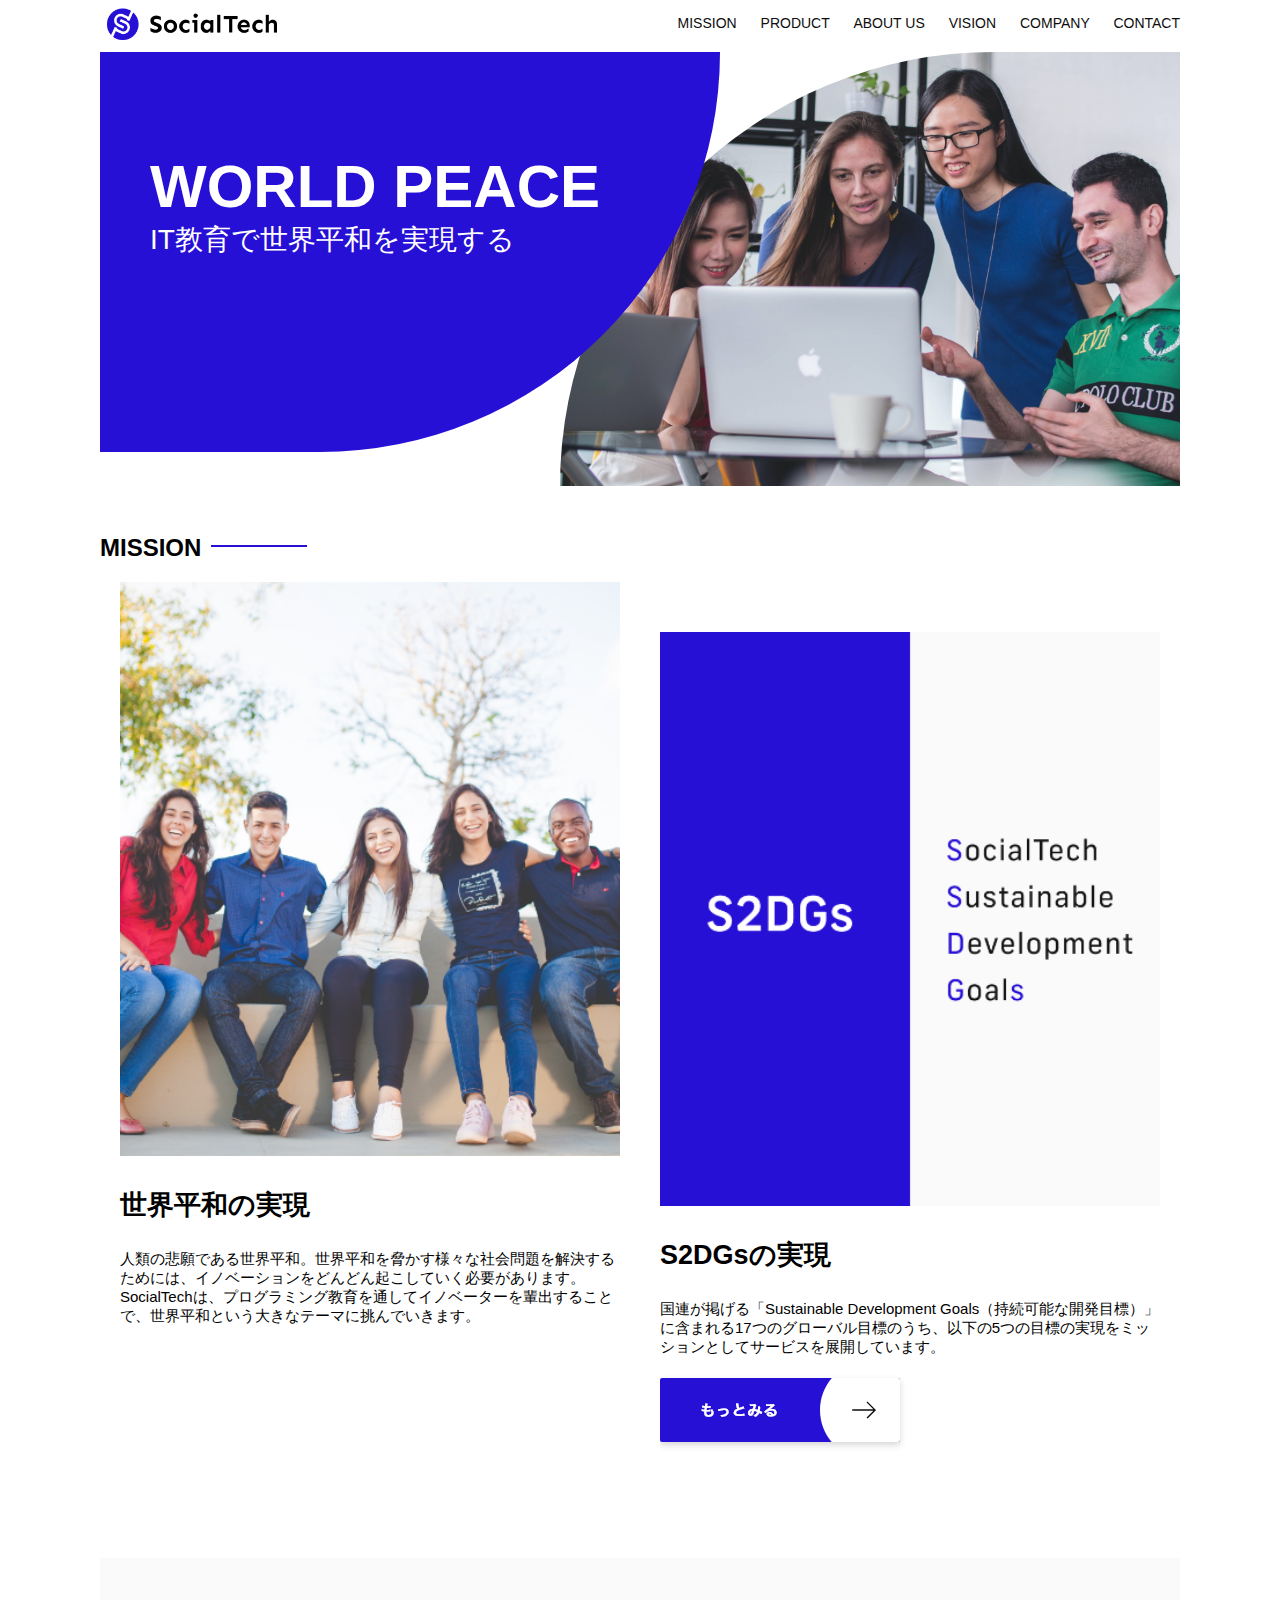
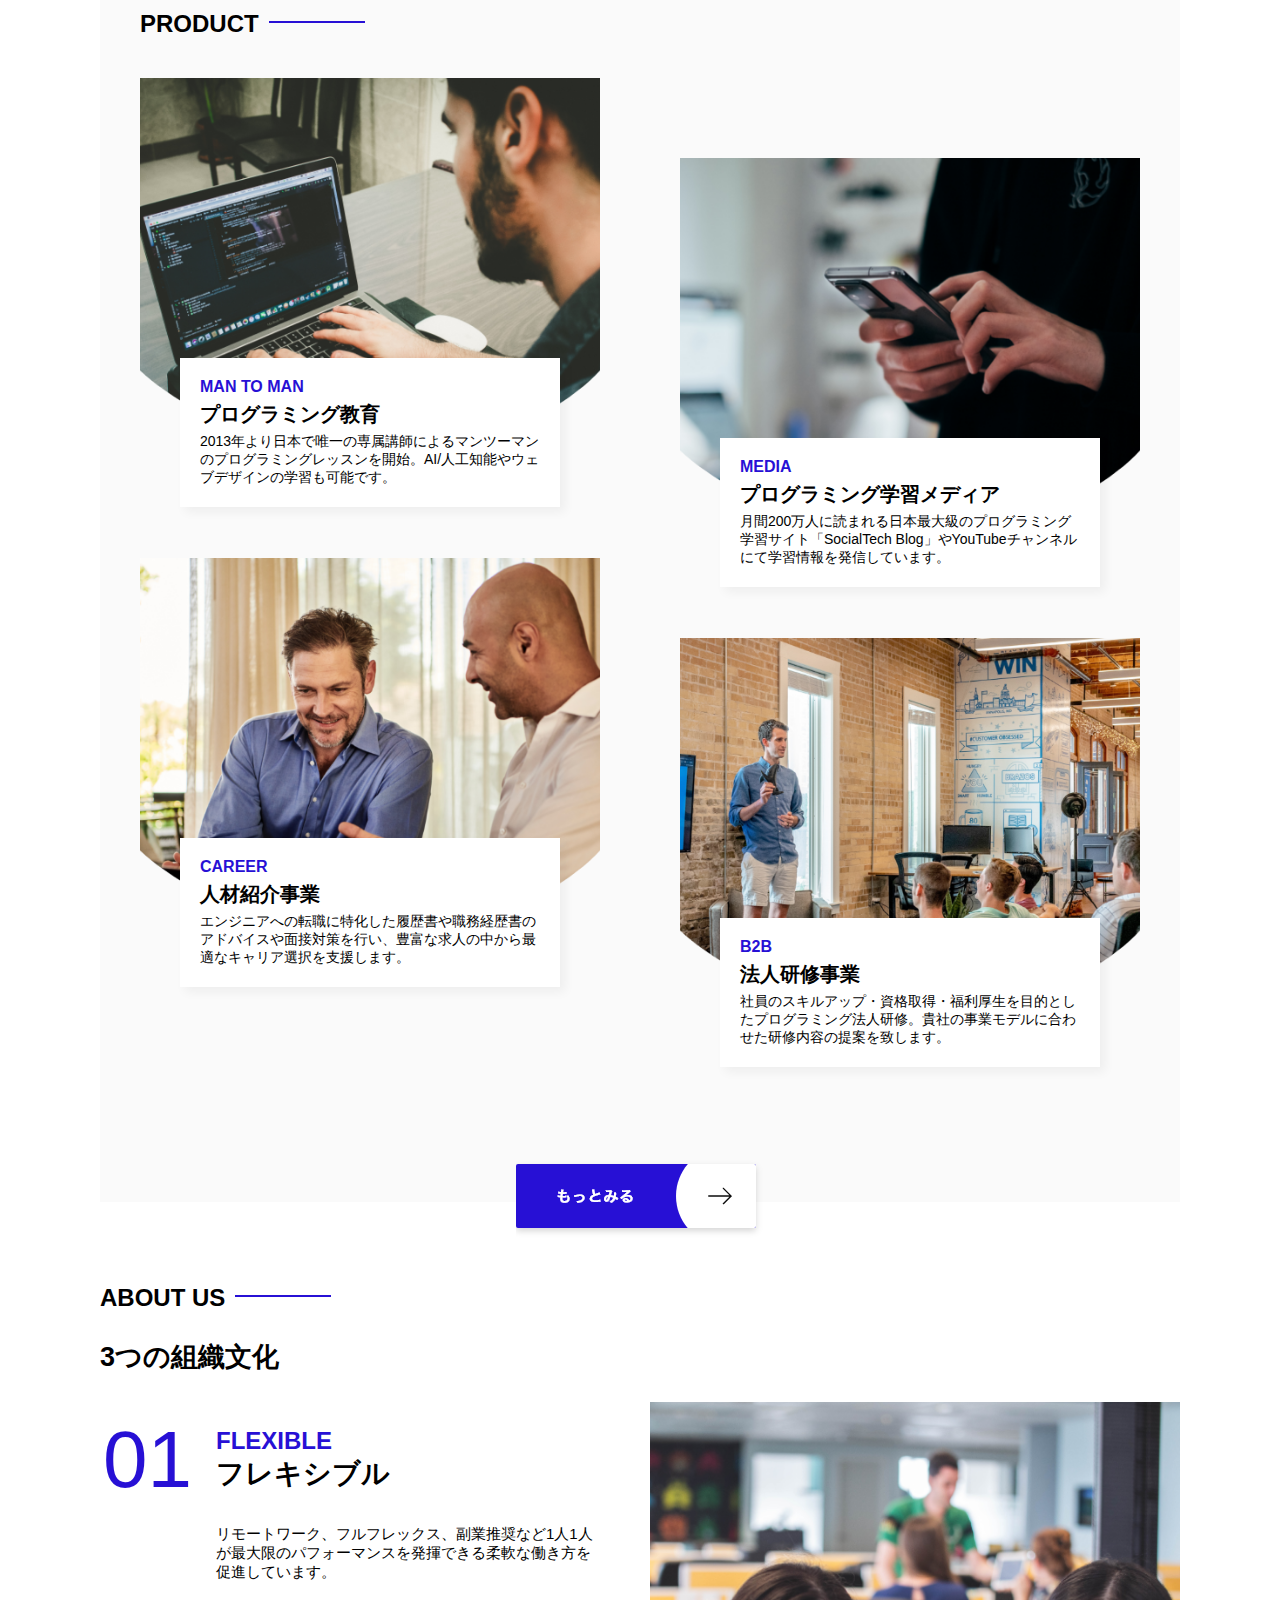
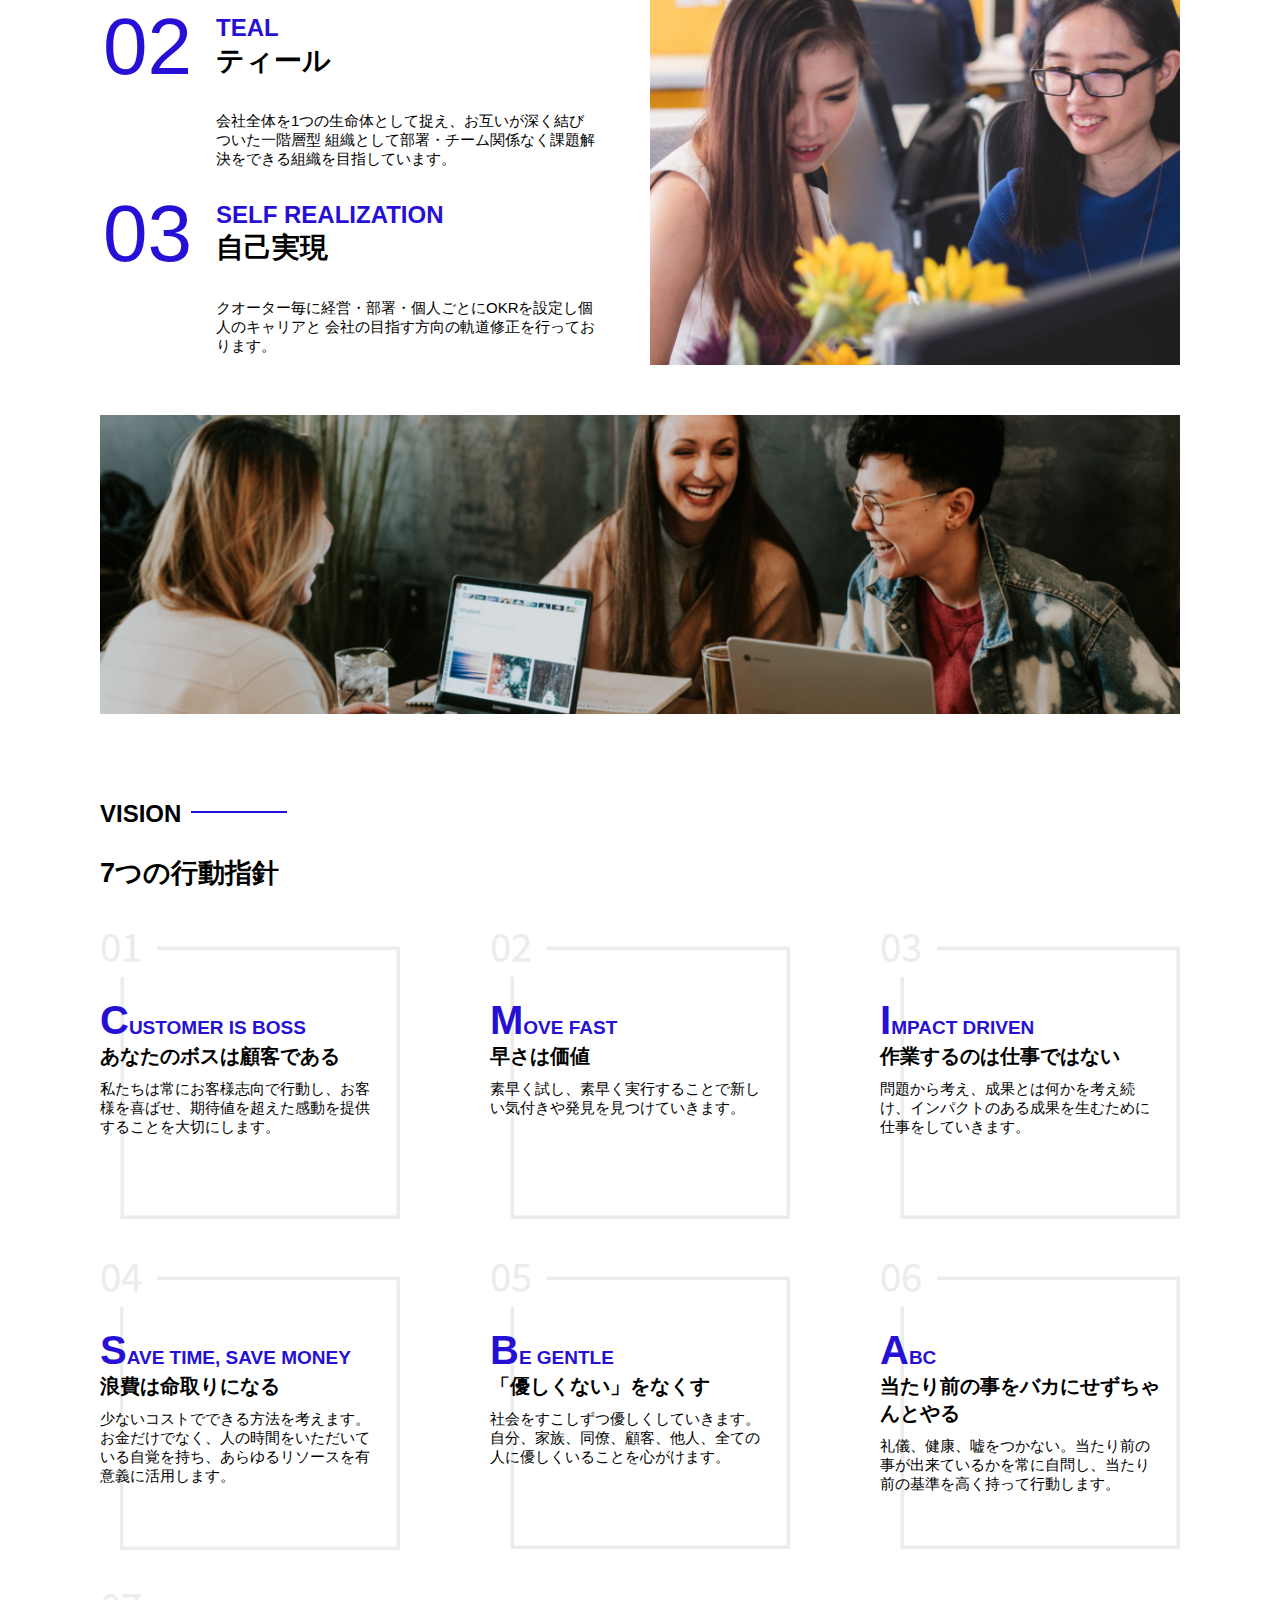
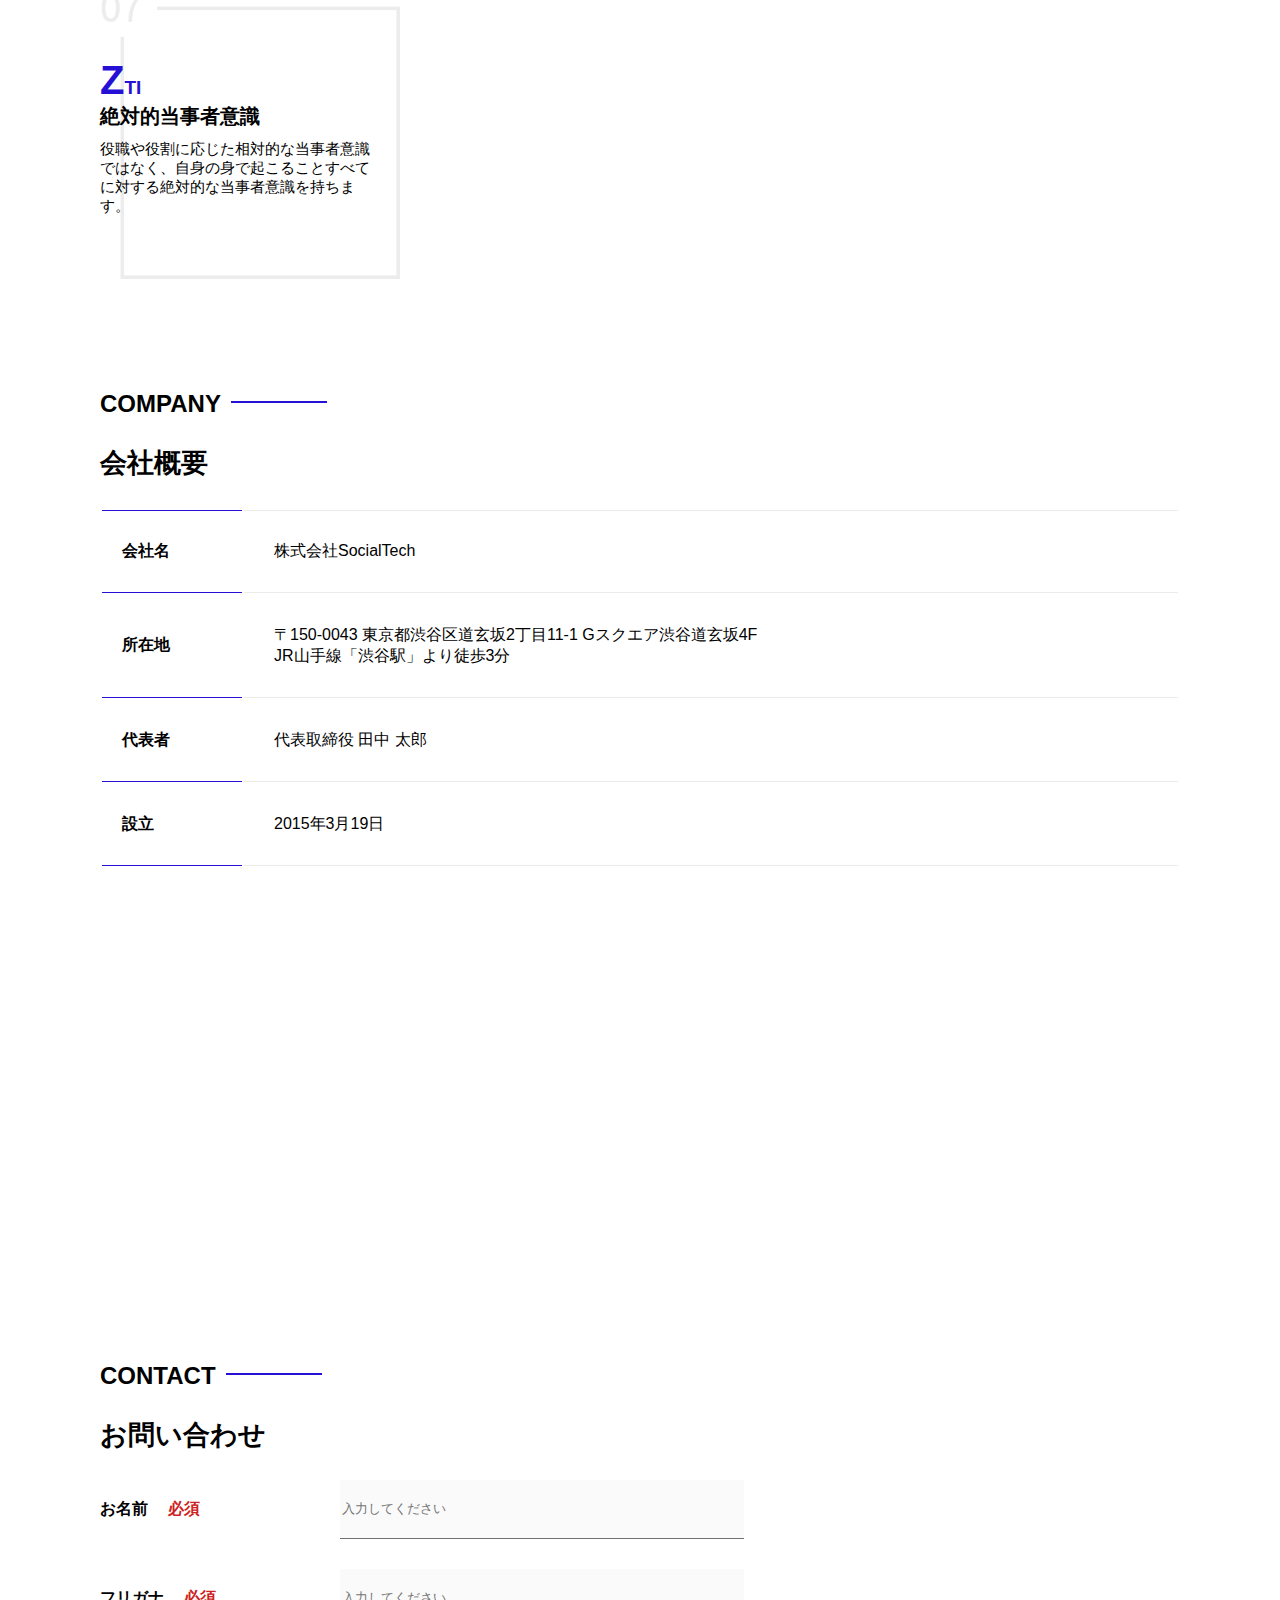
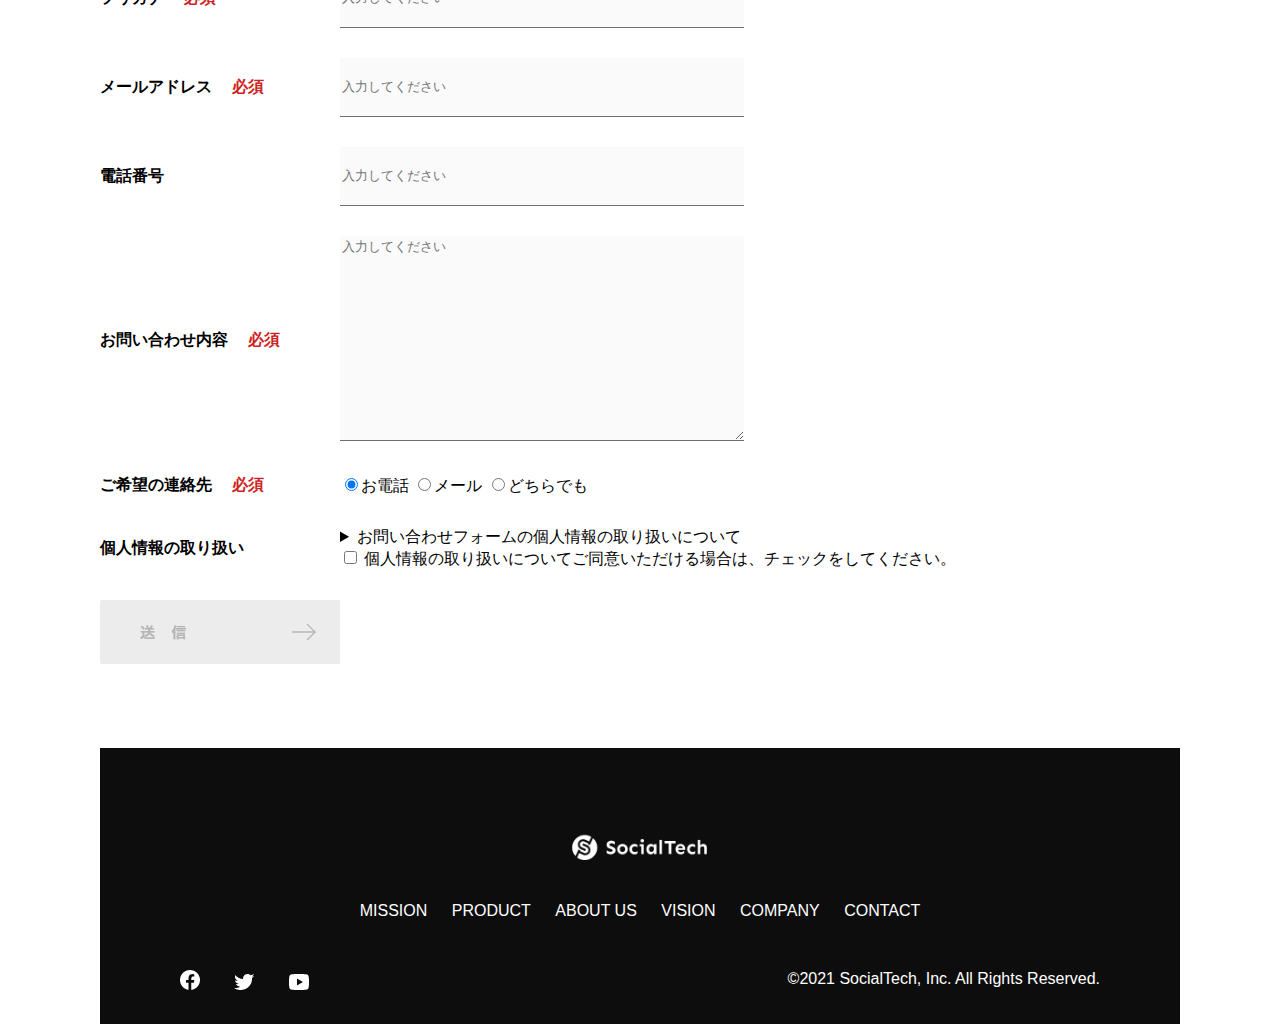
<file: index.html>
<!DOCTYPE html>
<html>
  <head>
    <title>SocialTech</title>
    <meta charset="utf-8">
    <meta name="description" content="SocialTechはEdTech業界のリーディングカンパニーを目指します。">
    <meta name="viewport" content="width=device-width,initial-scale=1.0">
    <link rel="stylesheet" href="style.css">
  </head>
  <body>
    <!-- ヘッダー -->
    <header>
      <!-- ロゴ -->
      <a href="index.html" id="logo"><img src="images/logo.png" alt="トップページに戻る"></a>
    
    <!-- PC用ナビゲーション -->
    <nav id="nav-pc">
      <a href="mission.html">MISSION</a>
      <a href="product.html">PRODUCT</a>
      <a href="index.html#aboutus">ABOUT US</a>
      <a href="index.html#vision">VISION</a>
      <a href="index.html#company">COMPANY</a>
      <a href="index.html#contact">CONTACT</a>

    </nav>
      <!-- スマホ用メニューボタン -->
      <img id="menu-sp" src="images/button-menu.png" alt="ナビゲーションを開く" onclick="document.getElementById('nav-sp').style.display = 'block'">
      
      <!-- スマホ用ナビゲーション -->
      <nav id="nav-sp">
        <img id="close" src="images/button-close.png" alt="ナビゲーションを閉じる" onclick="document.getElementById('nav-sp').style.display = 'none'">
        <a id="logo-sp" href="index.html" onclick="document.getElementById('nav-sp').style.display = 'none'">
          <img src="images/logo-sp.png" alt="トップページへ戻る"></a>
        <a class="menu" href="mission.html" onclick="document.getElementById('nav-sp').style.display = 'none'">MISSION</a>
        <a class="menu" href="product.html" onclick="document.getElementById('nav-sp').style.display = 'none'">PRODUCT</a>
        <a class="menu" href="index.html#aboutus" onclick="document.getElementById('nav-sp').style.display = 'none'">ABOUT US</a>
        <a class="menu" href="index.html#vision" onclick="document.getElementById('nav-sp').style.display = 'none'">VISION</a>
        <a class="menu" href="index.html#company" onclick="document.getElementById('nav-sp').style.display = 'none'">COMPANY</a>
        <a class="menu" href="index.html#contact" onclick="document.getElementById('nav-sp').style.display = 'none'">CONTACT</a>
        <div id="sns">
          <a href="https://www.facebook.com/sejuku2013"><img src="images/button-facebook.png" alt="Facebookのリンク"></a>
          <a href="https://twitter.com/samuraijuku"><img src="images/button-twitter.png" alt="Twitterのリンク"></a>
          <a href="https://www.youtube.com/channel/UCCFOQO5aDK0xXam4cUQXT8g"><img src="images/button-youtube.png" alt="YouTubeのリンク"></a>
        </div>
      </nav>
    </header>
    <main>
      <article>
        <!-- メインビジュアル -->
        <section id="main-visual">
          <div id="main-message">
            <h1>WORLD PEACE</h1>
            <p>IT教育で世界平和を実現する</p>
          </div>
          <img src="images/index/index-main.png" alt="PCの周りに集まる多国籍の仲間たち">
        </section>
        <!-- ミッション -->
        <section id="mission">
          <h2 class="index-h2">MISSION</h2>
          <div id="mission-flex">
            <div>
              <img id="mission-photo" src="images/index/index-mission.png" alt="屋外のベンチで写真を撮影する多国籍の仲間たち">
              <h3>世界平和の実現</h3>
              <p>
                人類の悲願である世界平和。世界平和を脅かす様々な社会問題を解決するためには、イノベーションをどんどん起こしていく必要があります。SocialTechは、プログラミング教育を通してイノベーターを輩出することで、世界平和という大きなテーマに挑んでいきます。
              </p>
            </div>
            <div>
              <img id="s2dgs" src="images/index/s2dgs.png" alt="S2DGs">
              <h3>S2DGsの実現</h3>
              <p>国連が掲げる「Sustainable Development Goals（持続可能な開発目標）」に含まれる17つのグローバル目標のうち、以下の5つの目標の実現をミッションとしてサービスを展開しています。</p>
              <a href="mission.html">
                <img src="images/button-more.png" alt="もっとみる">
              </a>
            </div>
          </div>
        </section>
        <!-- プロダクト -->
          <section id="product">
            <h2 class="index-h2">PRODUCT</h2>
            <div>
              <div id="product-left">
                <div>
                  <img class="product-photo" src="images/index/index-mantoman.png" alt="PCでコードを書く男性">
                  <div class="product-explain">
                    <span>MAN TO MAN</span>
                    <h3>プログラミング教育</h3>
                    <p>2013年より日本で唯一の専属講師によるマンツーマンのプログラミングレッスンを開始。AI/人工知能やウェブデザインの学習も可能です。</p>
                  </div>
                </div>
                <div>
                  <img class="product-photo" src="images/index/index-career.png" alt="笑顔で話し合う2人の男性">
                  <div class="product-explain">
                    <span>CAREER</span>
                    <h3>人材紹介事業</h3>
                    <p>エンジニアへの転職に特化した履歴書や職務経歴書のアドバイスや面接対策を行い、豊富な求人の中から最適なキャリア選択を支援します。</p>
                  </div>
                </div>
              </div>
              <div id="product-right">
                <div>
                  <img class="product-photo" src="images/index/index-media.png" alt="スマートフォンを操作する人">
                  <div class="product-explain">
                    <span>MEDIA</span>
                    <h3>プログラミング学習メディア</h3>
                    <p>月間200万人に読まれる日本最大級のプログラミング学習サイト「SocialTech Blog」やYouTubeチャンネルにて学習情報を発信しています。</p>
                  </div>
                </div>
              <div>
                <img class="product-photo" src="images/index/index-b2b.png" alt="講演中の男性とそれを聴く人々">
                <div class="product-explain">
                  <span>B2B</span>
                  <h3>法人研修事業</h3>
                  <p>社員のスキルアップ・資格取得・福利厚生を目的としたプログラミング法人研修。貴社の事業モデルに合わせた研修内容の提案を致します。</p>
                </div>
              </div>
              </div>
            </div>
            <div>
              <a id="product-more" href="product.html">
                <img src="images/button-more.png" alt="もっとみる">
              </a>
            </div>
          </section>
          <!-- ABOUT US -->
          <section id="aboutus">
            <h2 class="index-h2">ABOUT US</h2>
            <h3>3つの組織文化</h3>
            <div>
              <table class="culture-table">
                <tr>
                  <td>
                    <span class="culture-num">01</span>
                  </td>
                  <td>
                    <span class="culture-en">FLEXIBLE</span>
                    <span class="culture-jp">フレキシブル</span>
                  </td>
                </tr>
                <tr>
                  <td>
                    <!-- 空のセル -->
                  </td>
                  <td>
                    <p class="culture-description">
                      リモートワーク、フルフレックス、副業推奨など1人1人が最大限のパフォーマンスを発揮できる柔軟な働き方を促進しています。
                    </p>
                  </td>
                </tr>
                <tr>
                  <td>
                    <span class="culture-num">02</span>
                  </td>
                  <td>
                    <span class="culture-en">TEAL</span>
                    <span class="culture-jp">ティール</span>
                  </td>
                </tr>
                <tr>
                  <td>
                    <!-- 空のセル -->
                  </td>
                  <td>
                    <p class="culture-description">
                      会社全体を1つの生命体として捉え、お互いが深く結びついた一階層型
                      組織として部署・チーム関係なく課題解決をできる組織を目指しています。
                    </p>
                  </td>
                </tr>
                <tr>
                  <td>
                    <span class="culture-num">03</span>
                  </td>
                  <td>
                    <span class="culture-en">SELF REALIZATION</span>
                    <span class="culture-jp">自己実現</span>
                  </td>
                </tr>
                <tr>
                  <td>
                    <!-- 空のセル -->
                  </td>
                  <td>
                    <p class="culture-description">
                      クオーター毎に経営・部署・個人ごとにOKRを設定し個人のキャリアと
                      会社の目指す方向の軌道修正を行っております。
                    </p>
                  </td>
                </tr>
              </table>
                <img class="culture-img" src="images/index/index-aboutus1.png" alt="笑顔で話し合う2人の女性">
            </div>
              <img class="culture-img2" src="images/index/index-aboutus2.png" alt="笑顔で話し合う3人の男女">
          </section>
          <!-- VISION -->
          <section id="vision">
            <h2 class="index-h2">VISION</h2>
            <h3>7つの行動指針</h3>
            <div>
              <div class="vision-box">
                <img src="images/index/vision-01.png" alt="01">
                <span>
                  <h4>CUSTOMER IS BOSS</h4>
                  <h5>あなたのボスは顧客である</h5>
                  <p>私たちは常にお客様志向で行動し、お客様を喜ばせ、期待値を超えた感動を提供することを大切にします。</p>
                </span>
              </div>
              <div class="vision-box">
                <img src="images/index/vision-02.png" alt="02">
                <span>
                  <h4>MOVE FAST</h4>
                  <h5>早さは価値</h5>
                  <p>素早く試し、素早く実行することで新しい気付きや発見を見つけていきます。</p>
                </span>
              </div>
              <div class="vision-box">
                <img src="images/index/vision-03.png" alt="03">
                <span>
                  <h4>IMPACT DRIVEN</h4>
                  <h5>作業するのは仕事ではない</h5>
                  <p>問題から考え、成果とは何かを考え続け、インパクトのある成果を生むために仕事をしていきます。</p>
                </span>
              </div>
              <div class="vision-box">
                <img src="images/index/vision-04.png" alt="04">
                <span>
                  <h4>SAVE TIME, SAVE MONEY</h4>
                  <h5>浪費は命取りになる</h5>
                  <p>少ないコストでできる方法を考えます。お金だけでなく、人の時間をいただいている自覚を持ち、あらゆるリソースを有意義に活用します。</p>
                </span>
              </div>
              <div class="vision-box">
                <img src="images/index/vision-05.png" alt="05">
                <span>
                  <h4>BE GENTLE</h4>
                  <h5>「優しくない」をなくす</h5>
                  <p>社会をすこしずつ優しくしていきます。自分、家族、同僚、顧客、他人、全ての人に優しくいることを心がけます。</p>
                </span>
              </div>
              <div class="vision-box">
                <img src="images/index/vision-06.png" alt="06">
                <span>
                  <h4>ABC</h4>
                  <h5>当たり前の事をバカにせずちゃんとやる</h5>
                  <p>礼儀、健康、嘘をつかない。当たり前の事が出来ているかを常に自問し、当たり前の基準を高く持って行動します。</p>
                </span>
              </div>
              <div class="vision-box">
              <img src="images/index/vision-07.png" alt="07">
              <span>
                <h4>ZTI</h4>
                <h5>絶対的当事者意識</h5>
                <p>役職や役割に応じた相対的な当事者意識ではなく、自身の身で起こることすべてに対する絶対的な当事者意識を持ちます。</p>
              </span>
              </div>
            </div>
          </section>
          <!-- COMPANY -->
          <section id="company">
            <h2 class="index-h2">COMPANY</h2>
            <h3>会社概要</h3>
              <table id="company-table">
                <tr>
                  <th class="tableheader-first">会社名</th>
                  <td class="cell-first">株式会社SocialTech</td>
                </tr>
                <tr>
                  <th class="tableheader">所在地</th>
                  <td class="cell">〒150-0043 東京都渋谷区道玄坂2丁目11-1 Gスクエア渋谷道玄坂4F<br>JR山手線「渋谷駅」より徒歩3分</td>
                </tr>
                <tr>
                  <th class="tableheader">代表者</th>
                  <td class="cell">代表取締役 田中 太郎</td>
                </tr>
                <tr>
                  <th class="tableheader">設立</th>
                  <td class="cell">2015年3月19日</td>
                </tr>
              </table>
              <iframe 
                src="https://www.google.com/maps/embed?pb=!1m18!1m12!1m3!1d3241.7759544892483!2d139.69399665123464!3d35.65789123876098!2m3!1f0!2f0!3f0!3m2!1i1024!2i768!4f13.1!3m3!1m2!1s0x60188caa0042e8d1%3A0xba130bea826a7aa2!2z44CSMTUwLTAwNDMg5p2x5Lqs6YO95riL6LC35Yy66YGT546E5Z2C77yS5LiB55uu77yR77yR4oiS77yR!5e0!3m2!1sja!2sjp!4v1636872991912!5m2!1sja!2sjp"
                style="border:0;" allowfullscreen="" loading="lazy">
              </iframe>
          </section>
          <!-- お問い合わせフォーム -->
          <section id="contact">
            <h2 class="index-h2">CONTACT</h2>
            <h3>お問い合わせ</h3>
            <!-- STATIC FORMSのフォームタグ -->
            <form action="https://api.staticforms.xyz/submit" method="post">
              <input type="text" name="honeypot" style="display:none">
              <!-- STATIC FORMSのアクセスキー -->
              <input type="hidden" name="accessKey" value="329e2434-c3a7-435b-9e65-2c054479322c">
              <!--メールのタイトル-->
              <input type="hidden" name="subject" value="お問い合わせフォーム">
              <!--送信先のメールアドレスをvalueに設定する-->
              <input type="hidden" name="replyTo" value="satomitsu0711@gmail.com">
              <!--redirectToのURLは公開後のURLへリンクする-->
              <input type="hidden" name="redirectTo" value="">
              <div>
                <div class="contact-heading">
                  <label class="contact-label">お名前<span class="contact-span">必須</span></label>
                </div>
                <div>
                <input type="text" name="name" placeholder="入力してください" class="contact-textbox">
                </div>
              </div>
              <div>
                <div class="contact-heading">
                <label class="contact-label">フリガナ<span class="contact-span">必須</span></label>
                </div>
                <div>
                  <input type="text" name="hurigana" placeholder="入力してください" class="contact-textbox">
                </div>
              </div>
              <div>
                <div class="contact-heading">
                 <label class="contact-label">メールアドレス<span class="contact-span">必須</span></label>
                 </div>
                 <div>
                  <input type="text" name="email" placeholder="入力してください" class="contact-textbox">
                 </div>
              </div>
              <div>
                <div class="contact-heading">
                 <label class="contact-label">電話番号</label>
                 </div>
                 <div>
                 <input type="text" name="tel" placeholder="入力してください" class="contact-textbox">
                </div>
              </div>
              <div>
                <div class="contact-heading">
                  <label class="contact-label">お問い合わせ内容<span class="contact-span">必須</span></label>
                </div>
                <div>
                  <textarea class="contact-textarea" placeholder="入力してください" name="message"></textarea>
                </div>
              </div>
              <div>
                <div class="contact-heading">
                  <label class="contact-label">ご希望の連絡先<span class="contact-span">必須</span></label>
                </div>
                <div>
                  <input class="radiobutton" type="radio" value="tel" name="contact" checked><label>お電話</label>
                  <input class="radiobutton" type="radio" value="mail" name="contact"><label>メール</label>
                  <input class="radiobutton" type="radio" value="both" name="contact"><label>どちらでも</label>
                </div>
              </div>
                <div>
                  <div class="contact-heading">
                    <label class="contact-label">個人情報の取り扱い</label>
                </div>
                <div>
                  <details>
                    <summary>お問い合わせフォームの個人情報の取り扱いについて</summary>
                    <div>
                      <span>１．組織の名称又は氏名</span><br>
                      株式会社SocialTech<br><br>
                      <span>２．個人情報保護管理者（若しくはその代理人）の氏名又は職名、所属及び連絡先
                      鈴木 一郎 コーポレート部</span><br>
                     メールアドレス：support@socialtech.net<br>
                     TEL：03-xxxx-xxxx<br>
                   <span>３．個人情報の利用目的</span><br>
                   ・本サービス及び本サービスに関連する情報の提供又はそれらに関する連絡のため<br>
                   ・ユーザーの本人確認のため<br>
                   ・当社サービスのご案内のため<br>
                   ・当社の商品等の広告または宣伝（電子メールによるものを含むものとします。）<br><br>
                   <span>４．個人情報の取り扱い業務の委託</span><br>
                   個人情報の取扱業務の全部または一部を外部に業務委託する場合があります。<br>
                   その際、弊社は、個人情報を適切に保護できる管理体制を敷き実行していることを条件として<br>
                   委託先を厳選したうえで、機密保持契約を委託先と締結し、お客様の個人情報を厳密に管理させます。<br><br>
                   <span>５．個人情報の開示等の請求</span><br>
                   お客様は、弊社に対してご自身の個人情報の開示等（利用目的の通知、開示、内容の訂正・追加・削除、利用の停止または消去、第三者への提供の停止）に関して、当社問合わせ窓口に申し出ることができます。<br>
                   その際、弊社はお客様ご本人を確認させていただいたうえで、合理的な期間内に対応いたします。<br><br>
                   なお、個人情報に関する弊社問合わせ先は、次の通りです。<br><br>
                   株式会社SocialTech　個人情報問合せ窓口<br>
                   〒150-0043　東京都渋谷区道玄坂2丁目11-1 Ｇスクエア渋谷道玄坂 4F<br>
                   メールアドレス：support@socialtech.net　TEL：03-xxxx-xxxx<br><br>
                   <span>６．個人情報を提供されることの任意性について</span><br><br>
                   お客様がご自身の個人情報を弊社に提供されるか否かは、お客様のご判断によりますが、もしご提供されない場合には、適切なサービスが提供できない場合がありますので予めご了承ください。
                 </div>
               </details>
               <input type="checkbox" name="agree">
               <span>個人情報の取り扱いについてご同意いただける場合は、チェックをしてください。</span>
             </div>
            </div>
              <input type="image" src="images/button-submit.png" alt="送信する">
            </form>
          </section>
      </article>
      <footer>
        <div id="footer-logo">
          <img src="images/logo-sp.png" alt="SocialTech">
        </div>
        <div id="footer-link">
          <a href="mission.html">MISSION</a>
          <a href="product.html">PRODUCT</a>
          <a href="index.html#aboutus">ABOUT US</a>
          <a href="index.html#vision">VISION</a>
          <a href="index.html#company">COMPANY</a>
          <a href="index.html#contact">CONTACT</a>
        </div>
        <div id="sns-footer">
          <a href="https://www.facebook.com/sejuku2013"><img src="images/button-facebook.png" alt="Facebookのリンク"></a>
          <a href="https://twitter.com/samuraijuku"><img src="images/button-twitter.png" alt="Twitterのリンク"></a>
          <a href="https://www.youtube.com/channel/UCCFOQO5aDK0xXam4cUQXT8g"><img src="images/button-youtube.png" alt="YouTubeのリンク"></a>
          <span id="copyright">&copy;2021 SocialTech, Inc. All Rights Reserved. </span>
        </div>
      </footer>
    </main>
  </body>
</html>
</file>
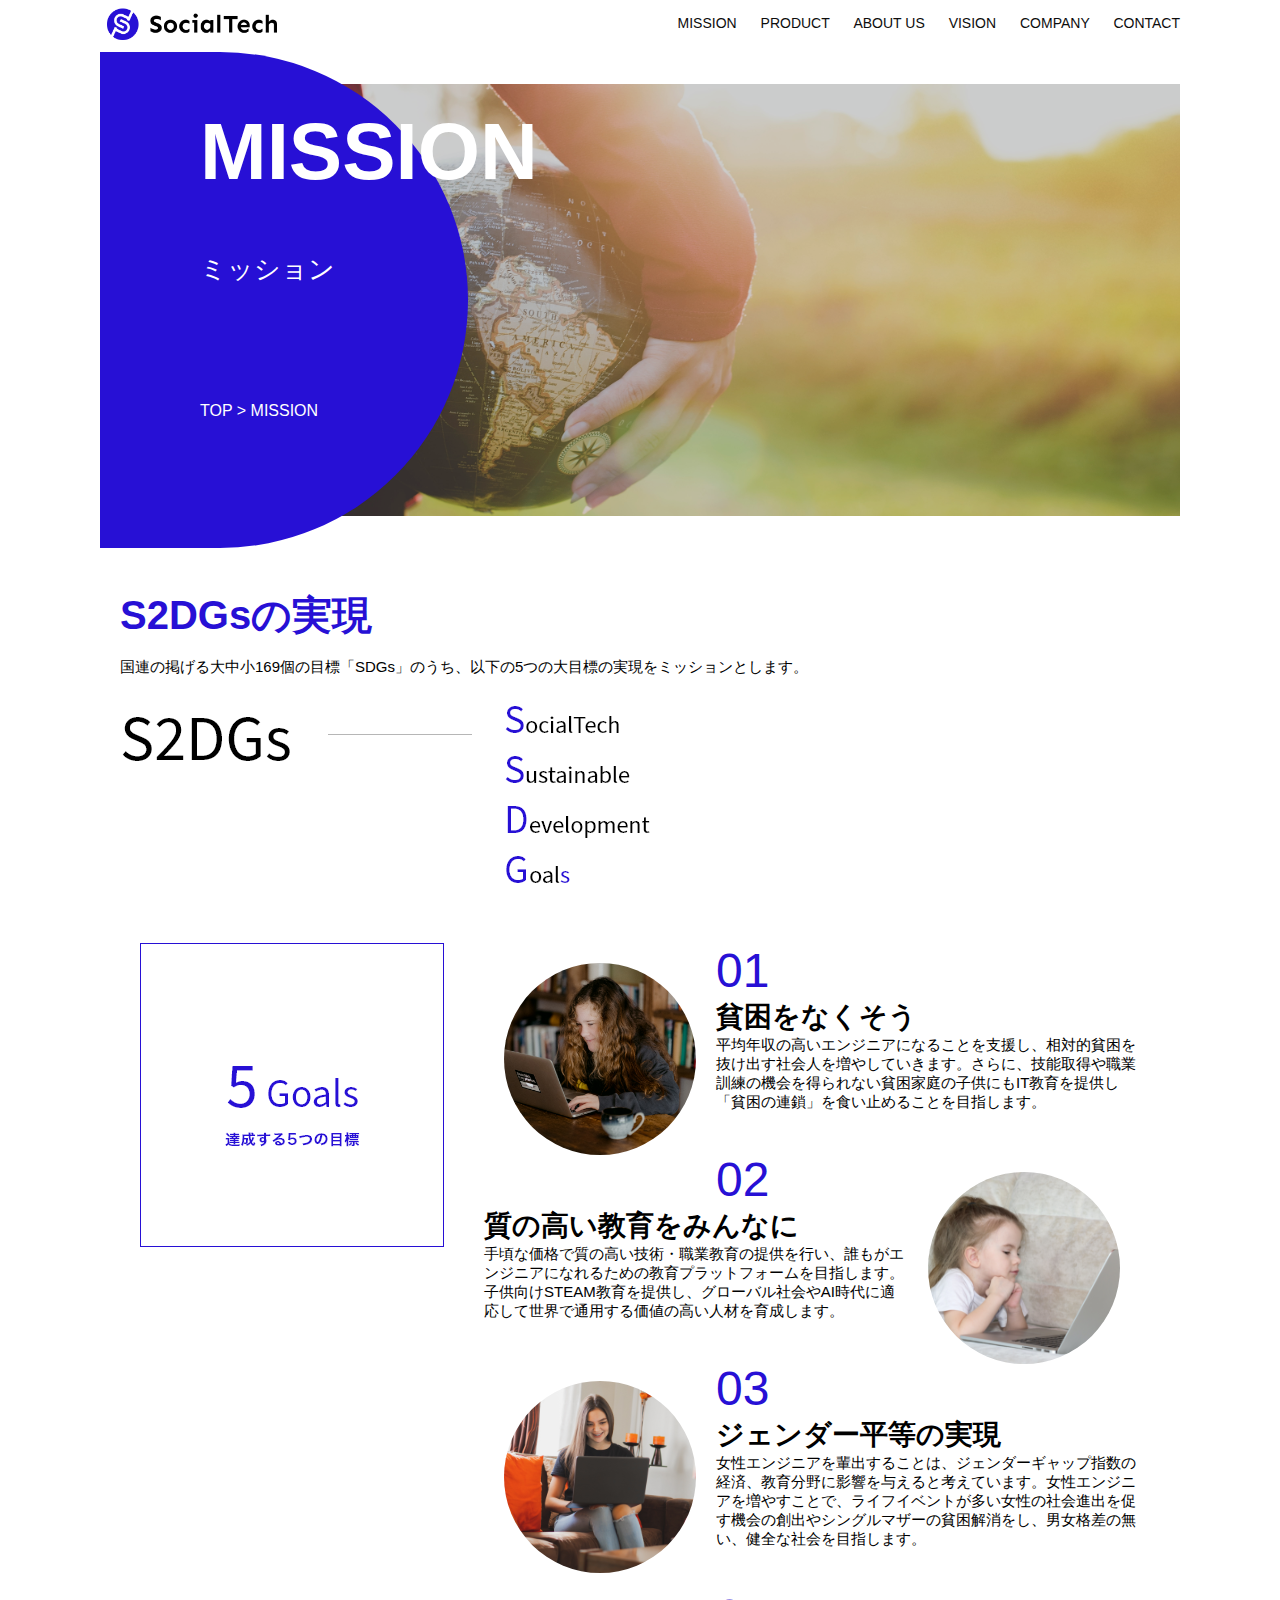
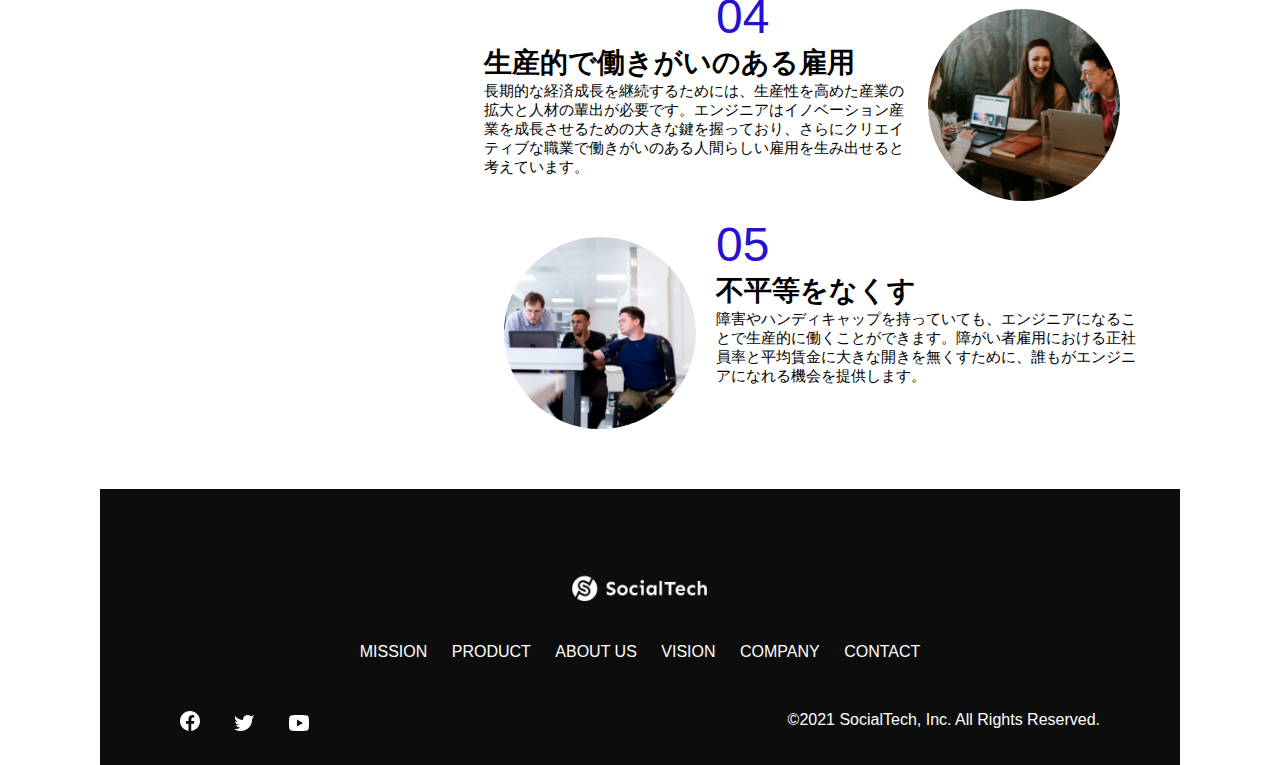
<file: mission.html>
<!DOCTYPE html>
  <html>
  <head>
    <title>SocialTech - MISSION ミッション -</title>
   <meta charset="UTF-8">
   <meta name="description" content="SocialTechが目指す5つの目標（S2DGs）を紹介します">
   <meta name="viewport" content="width=device-width, initial-scale=1.0">
   <link rel="stylesheet" href="style.css">
 </head>

 <body>
   <!-- ヘッダー -->
   <header>
     <!-- ロゴ -->
     <a href="index.html" id="logo"><img src="images/logo.png" alt="トップページに戻る"></a>
 
     <!-- PC用ナビゲーション -->
     <nav id="nav-pc">
       <a href="mission.html">MISSION</a>
       <a href="product.html">PRODUCT</a>
       <a href="index.html#aboutus">ABOUT US</a>
       <a href="index.html#vision">VISION</a>
       <a href="index.html#company">COMPANY</a>
       <a href="index.html#contact">CONTACT</a>
     </nav>
 
     <!-- スマホ用メニューボタン -->
     <img id="menu-sp" src="images/button-menu.png" alt="ナビゲーションを開く" onclick="document.getElementById('nav-sp').style.display = 'block'">
 
     <!-- スマホ用ナビゲーション -->
     <nav id="nav-sp">
       <img id="close" src="images/button-close.png" alt="ナビゲーションを閉じる" onclick="document.getElementById('nav-sp').style.display = 'none'">
       <a id="logo-sp" href="index.html" onclick="document.getElementById('nav-sp').style.display = 'none'"><img
           src="images/logo-sp.png" alt="トップページに戻る"></a>
       <a class="menu" href="mission.html" onclick="document.getElementById('nav-sp').style.display = 'none'">MISSION</a>
       <a class="menu" href="product.html" onclick="document.getElementById('nav-sp').style.display = 'none'">PRODUCT</a>
       <a class="menu" href="index.html#aboutus" onclick="document.getElementById('nav-sp').style.display = 'none'">ABOUT
         US</a>
       <a class="menu" href="index.html#vision"
         onclick="document.getElementById('nav-sp').style.display = 'none'">VISION</a>
       <a class="menu" href="index.html#company"
         onclick="document.getElementById('nav-sp').style.display = 'none'">COMPANY</a>
       <a class="menu" href="index.html#contact"
         onclick="document.getElementById('nav-sp').style.display = 'none'">CONTACT</a>
       <div id="sns">
         <a href="https://www.facebook.com/sejuku2013"><img src="images/button-facebook.png" alt="Facebookのリンク"></a>
         <a href="https://twitter.com/samuraijuku"><img src="images/button-twitter.png" alt="Twitterのリンク"></a>
         <a href="https://www.youtube.com/channel/UCCFOQO5aDK0xXam4cUQXT8g"><img src="images/button-youtube.png" alt="YouTubeのリンク"></a>
       </div>
     </nav>
   </header>
   <main>
     <article>
      <section id="mission-main">
        <div id="mission-title">
          <h1>MISSION</h1>
          <span>ミッション</span>
          <div>TOP > MISSION</div>
        </div>
      </section>
      <section id="mission-s2dgs">
        <h2 class="mission-h2">S2DGsの実現</h2>
        <p>国連の掲げる大中小169個の目標「SDGs」のうち、以下の5つの大目標の実現をミッションとします。</p>
        <img src="images/mission/mission-s2dgs.png" alt="S2DGs">
      </section>
      <section id="mission-5goals">
        <div>
          <img id="s2dgs-image" src="images/mission/mission-5goals.png" alt="5Goals">
        </div>
        <div>
          <div>
            <img class="fivegoals-image-left" src="images/mission/mission-5goals01.png" alt="PCを操作する女の子">
            <span class="fivegoals-number">01</span>
            <h3 class="fivegoals-h3">貧困をなくそう</h3>
            <p class="fivegoals-p">
              平均年収の高いエンジニアになることを支援し、相対的貧困を抜け出す社会人を増やしていきます。さらに、技能取得や職業訓練の機会を得られない貧困家庭の子供にもIT教育を提供し「貧困の連鎖」を食い止めることを目指します。
            </p>
          </div>

          <div>
            <img class="fivegoals-image-right" src="images/mission/mission-5goals02.png" alt="PCを見つめる小さい女の子">
            <span class="fivegoals-number">02</span>
            <h3 class="fivegoals-h3">質の高い教育をみんなに</h3>
            <p class="fivegoals-p">
              手頃な価格で質の高い技術・職業教育の提供を行い、誰もがエンジニアになれるための教育プラットフォームを目指します。子供向けSTEAM教育を提供し、グローバル社会やAI時代に適応して世界で通用する価値の高い人材を育成します。
            </p>
          </div>

          <div>
            <img class="fivegoals-image-left" src="images/mission/mission-5goals03.png" alt="PCを操作する女性">
            <span class="fivegoals-number">03</span>
            <h3 class="fivegoals-h3">ジェンダー平等の実現</h3>
            <p class="fivegoals-p">
              女性エンジニアを輩出することは、ジェンダーギャップ指数の経済、教育分野に影響を与えると考えています。女性エンジニアを増やすことで、ライフイベントが多い女性の社会進出を促す機会の創出やシングルマザーの貧困解消をし、男女格差の無い、健全な社会を目指します。
            </p>
          </div>

          <div>
            <img class="fivegoals-image-right" src="images/mission/mission-5goals04.png" alt="笑顔で話し合う3人の男女">
            <span class="fivegoals-number">04</span>
            <h3 class="fivegoals-h3">生産的で働きがいのある雇用</h3>
            <p class="fivegoals-p">
              長期的な経済成長を継続するためには、生産性を高めた産業の拡大と人材の輩出が必要です。エンジニアはイノベーション産業を成長させるための大きな鍵を握っており、さらにクリエイティブな職業で働きがいのある人間らしい雇用を生み出せると考えています。
            </p>
          </div>

          <div>
            <img class="fivegoals-image-left" src="images/mission/mission-5goals05.png" alt="障害を持つ男性が生き生きと働く様子">
            <span class="fivegoals-number">05</span>
            <h3 class="fivegoals-h3">不平等をなくす</h3>
            <p class="fivegoals-p">
              障害やハンディキャップを持っていても、エンジニアになることで生産的に働くことができます。障がい者雇用における正社員率と平均賃金に大きな開きを無くすために、誰もがエンジニアになれる機会を提供します。
            </p>
          </div>
        </div>
      </section>
     </article>
     <footer>
       <div id="footer-logo">
         <img src="images/logo-sp.png" alt="SocialTech">
       </div>
       <div id="footer-link">
         <a href="mission.html">MISSION</a>
         <a href="product.html">PRODUCT</a>
         <a href="index.html#aboutus">ABOUT US</a>
         <a href="index.html#vision">VISION</a>
         <a href="index.html#company">COMPANY</a>
         <a href="index.html#contact">CONTACT</a>
       </div>
       <div id="sns-footer">
         <a href="https://www.facebook.com/sejuku2013"><img src="images/button-facebook.png" alt="Facebookのリンク"></a>
         <a href="https://twitter.com/samuraijuku"><img src="images/button-twitter.png" alt="Twitterのリンク"></a>
         <a href="https://www.youtube.com/channel/UCCFOQO5aDK0xXam4cUQXT8g"><img src="images/button-youtube.png" alt="YouTubeのリンク"></a>
         <span id="copyright">&copy;2021 SocialTech, Inc. All Rights Reserved. </span>
       </div>
     </footer>
   </main>
 </body>

 </html>
</file>
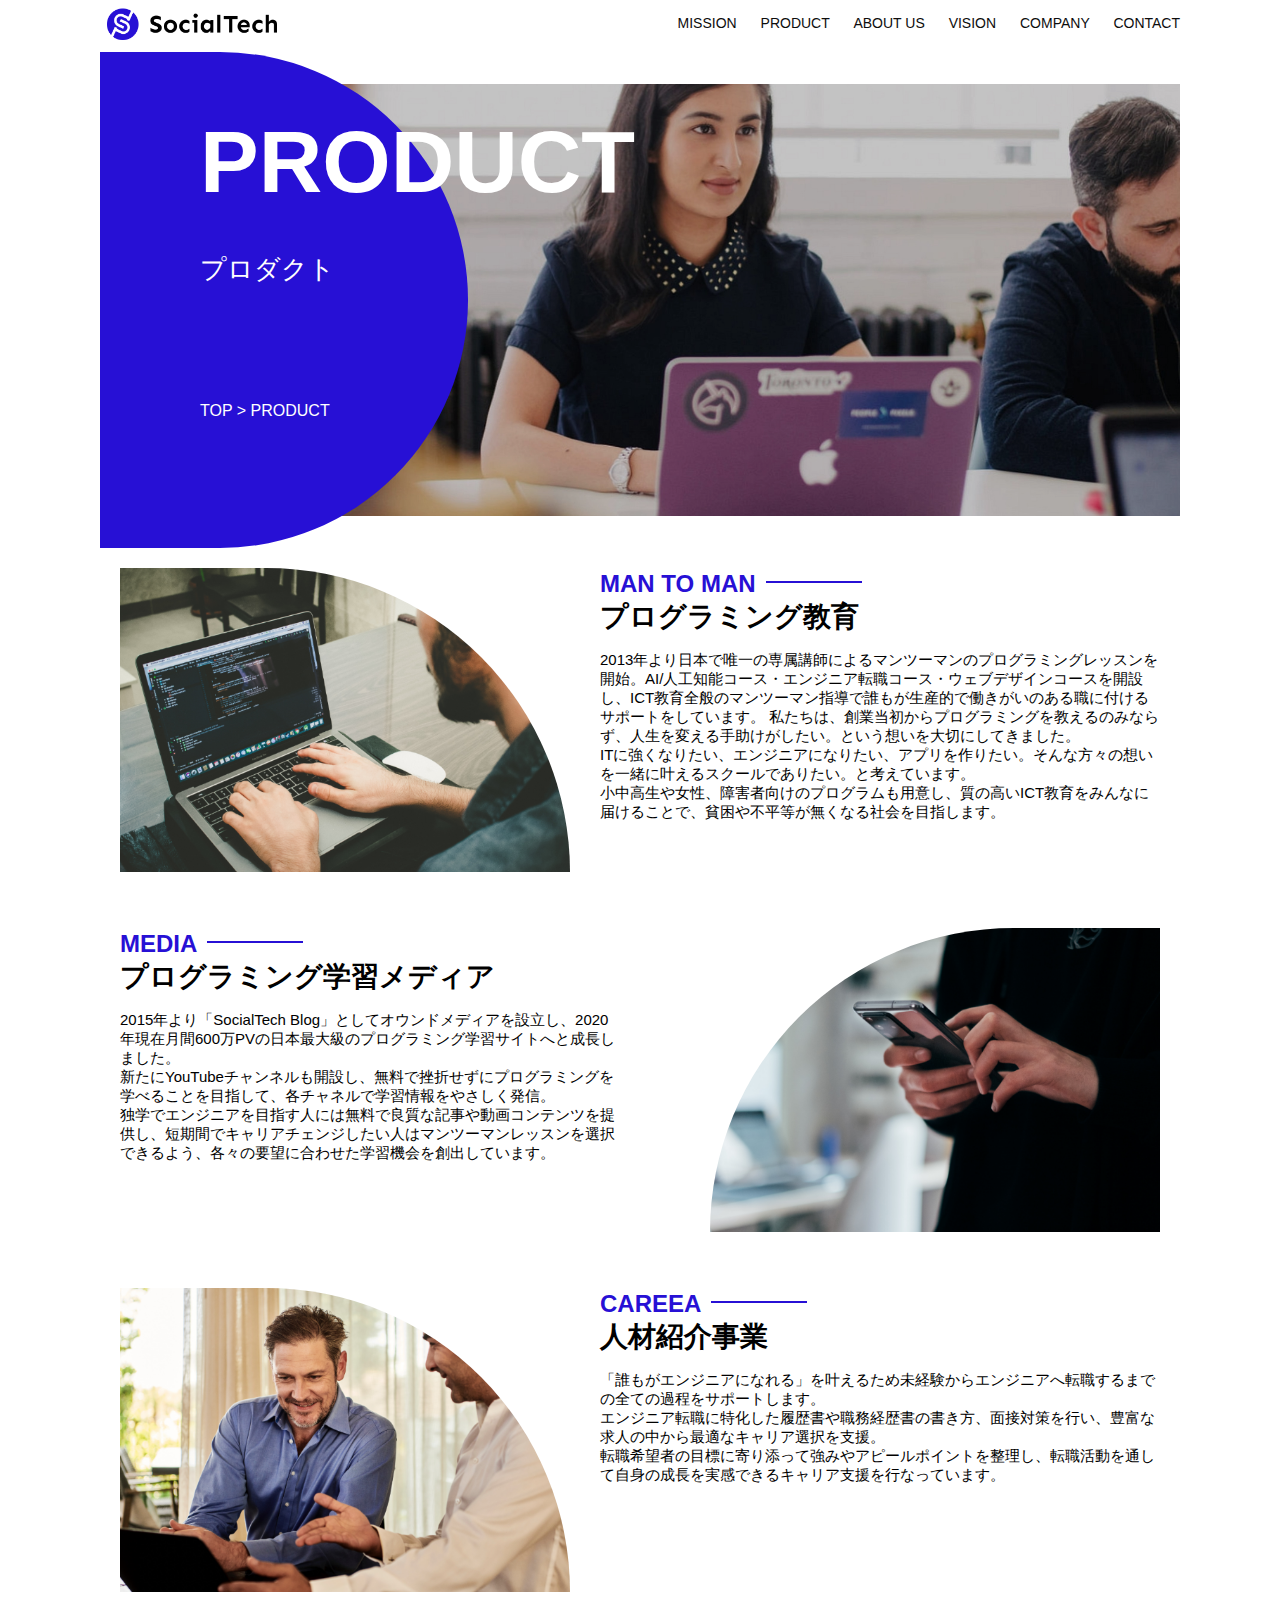
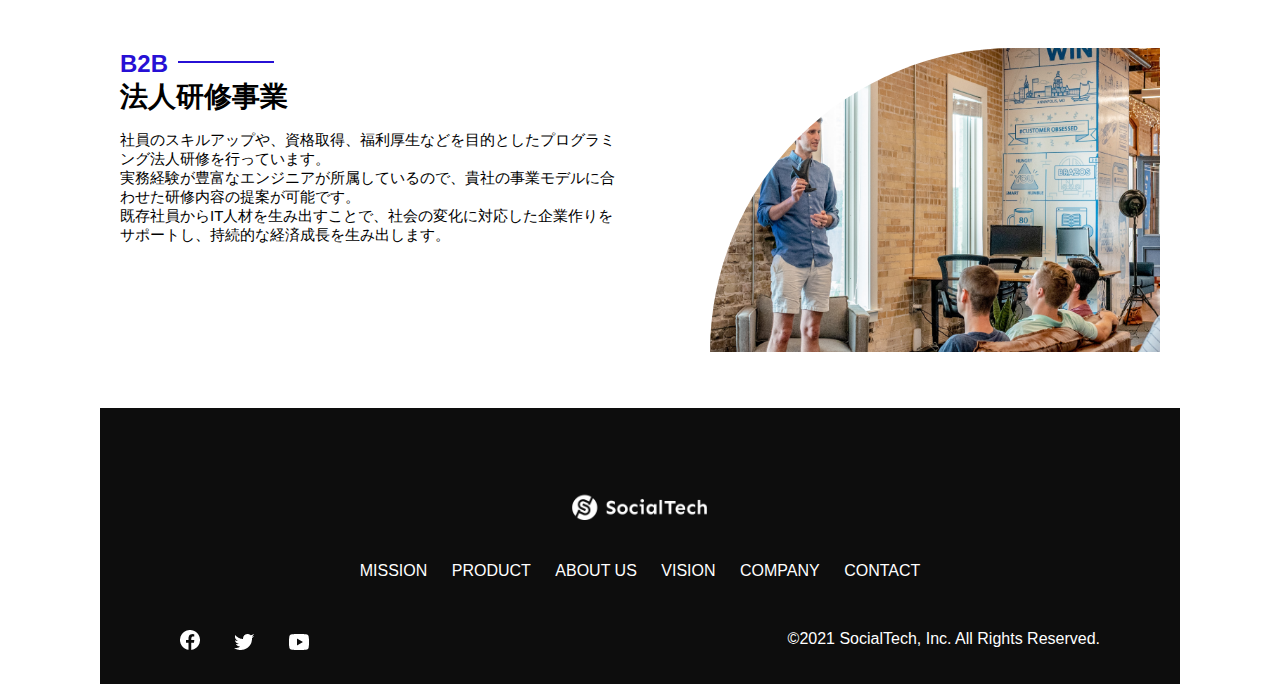
<file: product.html>
<!DOCTYPE html>
 <html>
 <head>
   <title>SocialTech -PRODUCT プロダクト-</title>
   <meta charset="UTF-8">
   <meta name="description" content="SocialTechの4つのプロダクトを紹介します">
   <meta name="viewport" content="width=device-width, initial-scale=1.0">
   <link rel="stylesheet" href="style.css">
 </head>
 
 <body>
   <!-- ヘッダー -->
   <header>
     <!-- ロゴ -->
     <a href="index.html" id="logo"><img src="images/logo.png" alt="トップページに戻る"></a>
 
     <!-- PC用ナビゲーション -->
     <nav id="nav-pc">
       <a href="mission.html">MISSION</a>
       <a href="product.html">PRODUCT</a>
       <a href="index.html#aboutus">ABOUT US</a>
       <a href="index.html#vision">VISION</a>
       <a href="index.html#company">COMPANY</a>
       <a href="index.html#contact">CONTACT</a>
     </nav>
 
     <!-- スマホ用メニューボタン -->
     <img id="menu-sp" src="images/button-menu.png" alt="ナビゲーションを開く" onclick="document.getElementById('nav-sp').style.display = 'block'">
 
     <!-- スマホ用ナビゲーション -->
     <nav id="nav-sp">
       <img id="close" src="images/button-close.png" alt="ナビゲーションを閉じる" onclick="document.getElementById('nav-sp').style.display = 'none'">
       <a id="logo-sp" href="index.html" onclick="document.getElementById('nav-sp').style.display = 'none'"><img
           src="images/logo-sp.png" alt="トップページに戻る"></a>
       <a class="menu" href="mission.html" onclick="document.getElementById('nav-sp').style.display = 'none'">MISSION</a>
       <a class="menu" href="product.html" onclick="document.getElementById('nav-sp').style.display = 'none'">PRODUCT</a>
       <a class="menu" href="index.html#aboutus" onclick="document.getElementById('nav-sp').style.display = 'none'">ABOUT
         US</a>
       <a class="menu" href="index.html#vision"
         onclick="document.getElementById('nav-sp').style.display = 'none'">VISION</a>
       <a class="menu" href="index.html#company"
         onclick="document.getElementById('nav-sp').style.display = 'none'">COMPANY</a>
       <a class="menu" href="index.html#contact"
         onclick="document.getElementById('nav-sp').style.display = 'none'">CONTACT</a>
       <div id="sns">
         <a href="https://www.facebook.com/sejuku2013"><img src="images/button-facebook.png" alt="Facebookのリンク"></a>
         <a href="https://twitter.com/samuraijuku"><img src="images/button-twitter.png" alt="Twitterのリンク"></a>
         <a href="https://www.youtube.com/channel/UCCFOQO5aDK0xXam4cUQXT8g"><img src="images/button-youtube.png" alt="YouTubeのリンク"></a>
       </div>
     </nav>
   </header>
   <main>
     <article>
      <section id="product-main">
        <div id="product-title">
          <h1>PRODUCT</h1>
          <span>プロダクト</span>
          <div>TOP > PRODUCT</div>
        </div>
      </section>
      <section class="product-section1">
        <img src="images/product/product-mantoman.png" alt="PCでコードを書く男性">
        <div>
          <h2 class="product-h2">MAN TO MAN</h2>
          <h3 class="product-h3">プログラミング教育</h3>
          <p>
            2013年より日本で唯一の専属講師によるマンツーマンのプログラミングレッスンを開始。AI/人工知能コース・エンジニア転職コース・ウェブデザインコースを開設し、ICT教育全般のマンツーマン指導で誰もが生産的で働きがいのある職に付けるサポートをしています。
            私たちは、創業当初からプログラミングを教えるのみならず、人生を変える手助けがしたい。という想いを大切にしてきました。<br>ITに強くなりたい、エンジニアになりたい、アプリを作りたい。そんな方々の想いを一緒に叶えるスクールでありたい。と考えています。<br>小中高生や女性、障害者向けのプログラムも用意し、質の高いICT教育をみんなに届けることで、貧困や不平等が無くなる社会を目指します。
          </p>
        </div>
      </section>
      <section class="product-section2">
        <div>
          <h2 class="product-h2">MEDIA</h2>
          <h3 class="product-h3">プログラミング学習メディア</h3>
          <p>2015年より「SocialTech
            Blog」としてオウンドメディアを設立し、2020年現在月間600万PVの日本最大級のプログラミング学習サイトへと成長しました。<br>新たにYouTubeチャンネルも開設し、無料で挫折せずにプログラミングを学べることを目指して、各チャネルで学習情報をやさしく発信。<br>独学でエンジニアを目指す人には無料で良質な記事や動画コンテンツを提供し、短期間でキャリアチェンジしたい人はマンツーマンレッスンを選択できるよう、各々の要望に合わせた学習機会を創出しています。
          </p>
        </div>
        <img src="images/product/product-media.png" alt="スマートフォンを操作する人">
      </section>
      <section class="product-section1">
        <img src="images/product/product-career.png" alt="笑顔で話し合う2人の男性">
        <div>
          <h2 class="product-h2">CAREEA</h2>
          <h3 class="product-h3">人材紹介事業</h3>
          <p>
            「誰もがエンジニアになれる」を叶えるため未経験からエンジニアへ転職するまでの全ての過程をサポートします。<br>エンジニア転職に特化した履歴書や職務経歴書の書き方、面接対策を行い、豊富な求人の中から最適なキャリア選択を支援。<br>転職希望者の目標に寄り添って強みやアピールポイントを整理し、転職活動を通して自身の成長を実感できるキャリア支援を行なっています。<br>
          </p>
        </div>
      </section>
      <section class="product-section2">
        <div>
          <h2 class="product-h2">B2B</h2>
          <h3 class="product-h3">法人研修事業</h3>
          <p>社員のスキルアップや、資格取得、福利厚生などを目的としたプログラミング法人研修を行っています。<br>実務経験が豊富なエンジニアが所属しているので、貴社の事業モデルに合わせた研修内容の提案が可能です。<br>既存社員からIT人材を生み出すことで、社会の変化に対応した企業作りをサポートし、持続的な経済成長を生み出します。
          </p>
        </div>
        <img src="images/product/product-b2b.png" alt="講演中の男性とそれを聴く人々">
      </section>
     </article>
     <footer>
       <div id="footer-logo">
         <img src="images/logo-sp.png" alt="SocialTech">
       </div>
       <div id="footer-link">
         <a href="mission.html">MISSION</a>
         <a href="product.html">PRODUCT</a>
         <a href="index.html#aboutus">ABOUT US</a>
         <a href="index.html#vision">VISION</a>
         <a href="index.html#company">COMPANY</a>
         <a href="index.html#contact">CONTACT</a>
       </div>
       <div id="sns-footer">
         <a href="https://www.facebook.com/sejuku2013"><img src="images/button-facebook.png" alt="Facebookのリンク"></a>
         <a href="https://twitter.com/samuraijuku"><img src="images/button-twitter.png" alt="Twitterのリンク"></a>
         <a href="https://www.youtube.com/channel/UCCFOQO5aDK0xXam4cUQXT8g"><img src="images/button-youtube.png" alt="YouTubeのリンク"></a>
         <span id="copyright">&copy;2021 SocialTech, Inc. All Rights Reserved. </span>
       </div>
     </footer>
   </main>
 </body>
 
 </html>
</file>
<file: style.css>
/* PC、スマホ共通スタイル */
body {
  font-family: "Source Sans Pro", "Hiragino Kaku Gothic ProN", Meiryo, Arial, sans-serif;
}

p {
  font-size: 15px;
}

/* ===============
PC用のスタイル
＝＝＝＝＝＝＝＝＝＝*/
@media screen and (min-width: 768px) {
  
/* 横幅設定 */
body {
  max-width: 1080px;
  min-width: 960px;
  margin: 0 auto 0 auto;
}

/* ヘッダー */
header {
  display: flex;
  justify-content: space-between;
}

/* ナビゲーションのレイアウト */
#nav-pc {
  text-align: right;
  font-size: 14px;
  padding-top: 15px;
}

/* ナビゲーションのリンクの装飾設定 */
#nav-pc > a {
  text-decoration: none;
  margin-left: 20px;
}
#nav-pc > a:link {
  color: #0d0d0d;
}
#nav-pc > a:visited {
  color: #0d0d0d;
}
#nav-pc > a:hover {
  color: #0d0d0d;
  text-decoration: underline;
}
#nav-pc > a:active {
  color: #0d0d0d;
}

/* スマホ用ナビを非表示 */
#nav-sp,
#menu-sp {
  display: none;
}

/* メインビジュアル */
#main-visual {
  position: relative;
  height: 400px;
}

#main-message {
  position: absolute;
  top: 0;
  left: 0;
  background-color: #2710d5;
  color: #ffffff;
  border-radius: 0 0 476px 0;
  max-width: 620px;
  height: 100%;
  width: 100%;
  z-index: 11;
}

#main-message > h1 {
  font-size: 60px;
  font-weight: bold;
  margin: 100px 0 0 50px;
}
#main-message > p {
  font-size: 28px;
  margin: 0 0 0 50px;
}

#main-visual > img {
  max-width: 620px;
  border-radius: 476px 0 0 0;
  position: absolute;
  top: 0;
  right: 0;
  z-index: 10;
}

/* 見出し */
h2 {
  margin: 40px 0 0 0;
}

h2::after {
  content: url("images/line.png");
  margin-left: 10px;
}

h3 {
  font-size: 27px;
}

/* ミッション */
#mission {
  margin: 80px auto 80px auto;
  width: 100%;
}

#mission-flex {
  width: 100%;
  display: flex;
}

#mission-flex > div {
  width: 50%;
  margin: 20px;
}

#mission-photo {
  width: 100%;
}

#s2dgs {
  margin-top: 50px;
  width: 100%;
}

/* プロダクト */
#product {
  background-color: #fafafa;
  margin: 80px 0 80px 0;
  padding: 10px 40px 0px 40px;
}

/* 外枠 */
#product > div {
  margin-top: 40px;
  display: flex;
}

/* 左のカラム */
#product-left {
  width: 50%;
  margin-right: 20px;
}

/* 右のカラム */
#product-right {
  width: 50%;
  margin-left: 20px;
  margin-top: 80px;
}

/* 画像＋説明の枠 */
#product-left > div {
  position: relative;
  height: 480px;
  margin-right: 20px;
}
#product-right > div {
  position: relative;
  height: 480px;
  margin-left: 20px;
}

/* 画像 */
.product-photo {
  width: 100%;
}

/* 説明文の枠 */
.product-explain {
  background-color: #ffffff;
  position: absolute;
  left: 0;
  top: 280px;
  margin: 0 40px 0 40px;
  padding: 20px;
  box-shadow: 5px 5px 10px rgba(0, 0, 0, 0.05);
}

/* 説明文の英語 */
.product-explain > span {
  color: #2710d5;
  font-weight: bold;
  font-size: 16px;
  margin: 0;
}

/* 説明文の見出し */
.product-explain > h3 {
  font-size: 20px;
  margin: 5px 0 5px 0;
}

/* 説明文 */
.product-explain > p {
  font-size: 14px;
  margin: 0;
}

/* 「もっとみる」ボタン */
#product-more {
  margin: 0 auto -42px auto;
}

/* ABOUT US */
#aboutus {
  margin: 80px auto 80px auto;
}

/* 3つの組織文化と画像を入れる枠 */
#aboutus > div {
  display: flex;
}

/* 画像 */
.culture-img {
  width: 100%;
  align-self: flex-start;
}

.culture-img2 {
  margin-top: 50px;
  width: 100%;
}

/* 3つの組織文化の表 */
.culture-table {
  max-width: 500px;
  margin-right: 50px;
}

/* 番号 */
.culture-num {
  font-size: 80px;
  color: #2710d5;
  margin: 0 20px 0 0;
}

/* 組織文化英語 */
.culture-en {
  color: #2710d5;
  font-weight: bold;
  font-size: 24px;
  display: block;
}

/* 組織文化日本語 */
.culture-jp {
  font-size: 28px;
  font-weight: bold;
}

/* 説明文 */
.culture-description {
  margin: 0;
}

/* ビジョン */
#vision {
  margin: 80px auto 80px auto;
}

/* セクション内の外枠 */
#vision > div {
  width: 100%;
  display: flex;
  justify-content: space-between;
  flex-wrap: wrap;
}

/* 7つの行動指針の枠 */
.vision-box {
  width: 300px;
  height: 300px;
  margin-bottom: 30px;
  position: relative;
}

.vision-box > img {
  width: 100%;
  height: auto;
  position: absolute;
  top: 0;
  left: 0;
  z-index: 30;
}

.vision-box > span {
  position: absolute;
  top: 0;
  left: 0;
  z-index: 31;
  margin-right: 20px;
}

.vision-box > span > h4 {
  color: #2710d5;
  font-size: 19px;
  margin: 80px  0 0 0;
}

.vision-box > span >h4::first-letter {
  font-size: 40px;
}

.vision-box > span > h5 {
  font-size: 20px;
  margin: 0 0 0 0;
}

.vision-box > span > p {
  margin: 10px 0 0 0;
}

/* 会社概要 */
#company {
  margin: 80px auto 80px auto;
}

#company-table {
  width: 100%;
}

.tableheader {
  text-align: left;
  padding: 20px;
  border-bottom-color: #2710d5;
  border-bottom-width: 1px;
  border-bottom-style: solid;
  width: 100px;
}

.tableheader-first {
  text-align: left;
  padding: 20px;
  border-bottom-color: #2710d5;
  border-bottom-width: 1px;
  border-bottom-style: solid;
  border-top-color: #2710d5;
  border-top-width: 1px;
  border-top-style: solid;
  width: 100px;
}

.cell {
  padding: 30px;
  border-bottom-color: #ececec;
  border-bottom-width: 1px;
  border-bottom-style: solid;
}

.cell-first {
  padding: 30px;
  border-bottom-color: #ececec;
  border-bottom-width: 1px;
  border-bottom-style: solid;
  border-top-color: #ececec;
  border-top-width: 1px;
  border-top-style: solid;
}

#company > iframe {
  width: 100%;
  height: 368px;
  margin-top: 40px;
}

/* お問い合わせ */
#contact {
  margin: 80px auto 80px auto;
}

/* 外枠 */
#contact > form > div {
  display: flex;
  flex-direction: row;
  flex-wrap: wrap;
  padding-bottom: 30px;
}

/* 左列の見出し */
.contact-heading {
  width: 240px;
  align-self: center;
}
/* 見出しのラベル */
.contact-label {
  font-weight: bold;
}
/* 必須 */
.contact-span {
  color: #ce2222;
  margin: 0 0 0 20px;
  font-weight: bold;
}

/* テキストボックス */
.contact-textbox {
  border-top: 0;
  border-left: 0;
  border-right: 0;
  border-bottom-width: 1px;
  border-bottom-color: #707070;
  border-bottom-style: solid;
  background-color: #fafafa;
  width: 400px;
  height: 56px;
}
/* お問い合わせ内容のテキストエリア */
.contact-textarea {
  border-top: 0;
  border-left: 0;
  border-right: 0;
  border-bottom-width: 1px;
  border-bottom-color: #707070;
  border-bottom-style: solid;
  background-color: #fafafa;
  width: 400px;
  height: 200px;
}

/* 個人情報の取り扱い */
details {
  width: 700px;
}
details > div {
  background-color: #fafafa;
  padding: 20px;
}
details > div > span {
  font-weight: bold;
}

/* フッター */
footer {
  background-color: #0d0d0d;
  text-align: center;
  padding: 80px 80px 30px 80px;
}

#footer-logo {
  margin-bottom: 30px;
}

#footer-link {
  margin-bottom: 50px;
}
#footer-link > a {
  text-decoration: none;
  margin: 10px;
}
#footer-link > a:link {
  color: #ffffff;
}

#footer-link >a:visited {
  color: #ffffff;
}

#footer-link > a:hover {
  color: #ffffff;
  text-decoration: underline;
}
#footer-link > a:active {
  color: #ffffff;
}

#sns-footer {
  text-align: left;
  width: 100%;
}

#sns-footer > a {
  margin-right: 30px;
}
#copyright {
  color: #ffffff;
  float: right;
}


/* mission.html用スタイル */
/* ミッションのメインビジュアル */
#mission-main {
  height: 496px;
  width: 100%;
  background-image: url("images/mission/mission-main.png");
  background-repeat: no-repeat;
  background-position-y: center;
}

#mission-title {
  background-color: #2710d5;
  width: 368px;
  color: #ffffff;
  height: 496px;
  border-radius: 0 248px 248px 0;
  position: relative;
}

#mission-title > h1 {
  position: absolute;
  top: 0;
  left: 100px;
  font-size: 80px;
}

#mission-title > span {
  position: absolute;
  top: 200px;
  left: 100px;
  font-size: 26px;
}

#mission-title > div {
  position: absolute;
  top: 350px;
  left: 100px;
  font-size: 16px;
}

#mission-s2dgs {
  width: 100%;
  margin: 20px;
}

.mission-h2 {
  color: #2710d5;
  font-size: 40px;
}

.mission-h2::after {
  content: none;
}

#mission-5goals {
  margin: 20px;
  display: flex;
}

#mission-5goals > div {
  flex-grow: 1;
  padding: 20px
}

#mission-5goals > div > div {
  margin-bottom: 40px;
}

.fivegoals-image-right {
  float: right;
  margin: 20px;
}

.fivegoals-image-left {
  float: left;
  margin: 20px;
}

.fivegoals-number {
  color: #2710d5;
  font-size: 48px;
  margin: 0;
}

.fivegoals-h3 {
  font-size: 28px;
  margin: 0;
}

.fivegoals-p {
  margin: 0;
}

/* プロダクトページ */
#product-main {
  height: 496px;
  width: 100%;
  background-image: url("images/product/product-main.png");
  background-repeat: no-repeat;
  background-position-y: center;
}

#product-title {
  background-color: #2710d5;
  width: 368px;
  color: #ffffff;
  height: 496px;
  border-radius: 0 248px 248px 0;
  position: relative;
}

#product-title > h1 {
  position: absolute;
  top: 0;
  left: 100px;
  font-size: 88px;
}

#product-title > span {
  position: absolute;
  top: 200px;
  left: 100px;
  font-size: 26px;
}

#product-title > div {
  position: absolute;
  top: 350px;
  left: 100px;
  font-size: 16px;
}

/* セクション1 */
.product-section1 {
  position: relative;
  margin: 20px;
  height: 340px;
}

.product-section1 > img {
  position: absolute;
  top: 0;
  left: 0;
  width: 450px;
  margin: 0 40px 30px 0;
  border-radius: 0 432px 0 0;
}

.product-section1 > div {
  position: absolute;
  top: 0;
  left: 480px;
}

/* セクション2 */
.product-section2 {
  position: relative;
  margin: 20px;
  height: 340px;
}

.product-section2 > img {
  position: absolute;
  top: 0;
  right: 0;
  width: 450px;
  margin: 0 0 30px 40px;
  border-radius: 432px 0 0 0;
}

.product-section2 > div {
  width: 500px;
  position: absolute;
  top: 0;
  left: 0;
} 

.product-h2 {
  color: #2710d5;
  font-size: 24px;
  margin: 0;
}

.product-h3 {
  font-size: 28px;
  margin: 0;
}

}

/* ＝＝＝＝＝＝＝＝＝＝＝＝＝
スマートフォン用のスタイル 
＝＝＝＝＝＝＝＝＝＝＝＝＝*/
@media screen and (max-width:767px) {
  body{
    min-width: 375px;
    margin: 0;
  }

  /* PC用ナビゲーション非表示 */
  #nav-pc {
    display: none;
  }

  /* ハンバーガーメニュー */
  #menu-sp {
    float: right;
    padding: 0;
  }

  /* スマホ用ナビゲーション表示切替 */
  /* 初期状態、レイアウトと非表示設定 */
  #nav-sp {
    background-color: #2710d5;
    position: absolute;
    left: 0;
    top: 0;
    height: 100%;
    width: 100%;
    display: none;
    z-index: 100;
  }
  
  /* ×ボタン */
  #close {
    position: absolute;
    top: 20px;
    right: 20px;
  }

  /* ナビゲーションメニューロゴ */
  #logo-sp {
    margin: 80px 0 30px 20px;
  }

  /* ナビゲーションのリンク装飾設定 */
  #nav-sp > a {
    display: block;
  }
  #nav-sp > a:link {
    color: #fff;
  }
  #nav-sp > a:visited {
    color: #fff;
  }
  #nav-sp > a:hover {
    color: #fff;
    text-decoration: underline;
  }
  #nav-sp > a:active {
    color: #fff;
  }
  #nav-sp > .menu {
    text-decoration: none;
    display: block;
    margin: 0 20px 0 20px;
    height: 44px;
    font-size: 16px;
    background-image: url("images/arrow.png");
    background-repeat: no-repeat;
    background-position: right top;
  }
  #sns {
    position: absolute;
    bottom: 20px;
    left: 20px;
  }
  #sns > a {
    margin-right: 30px;
  }

/* メインビジュアル */
#main-visual {
  position: relative;
  height: 470px;
  width: 100%;
  overflow: hidden;
}
#main-visual > div {
  position: absolute;
  top: 0;
  left: 0;
  background-color: #2710d5;
  color: white;
  border-radius: 0 0 476px 0;
  text-align: center;
  height: 280px;
  width: 100%;
  z-index: 11;
}
#main-visual > div > h1 {
  font-size: 28px;
  margin: 90px 0 0 0;
}
#main-visual > div > p {
  margin: 0;
}
#main-visual > img {
  width: 100%;
  border-radius: 476px 0 0 0;
  z-index: 10;
  position: absolute;
  bottom: 0;
  right: 0;
}

/* 見出し */
h2::after {
  content: url("images/line.png");
  margin-left: 10px;
}

h3 {
  font-size: 24px;
  margin: 10px 0 0 0;
}

/* ミッション */
#mission {
  margin: 20px;
}

#mission-photo {
  width: 100%;
}

#s2dgs {
  width: 100%;
}

/* プロダクト */
#product {
  background-color: #fafafa;
  padding-top: 10px;
}

#product h2 {
  margin-left: 20px;
}

/* 外枠 */
/* 左右のカラム　スマホでは縦並び */
#product-right,
#product-left {
  margin-right: 20px;
  margin-left: 20px;
}

/* 画像＋説明の枠 */
#product-left > div,
#product-right > div {
  position: relative;
  height: 540px;
}

/* 説明文の枠 */
.product-explain {
  background-color: #ffffff;
  position: absolute;
  left: 0;
  bottom: 50px;
  padding: 20px;
  box-shadow: 5px 5px 10px rgba(0, 0, 0, 0.05);
}

.product-explain > span {
  color: #2710d5;
  font-weight: bold;
  font-size: 16px;
  margin: 0;
}

.product-explain > h3 {
  margin: 10px 0 10px 0;
}

/* 画像 */
.product-photo {
  width: 100%;
}

#product-more > img {
  margin: 0 0 -42px 20px;
}

/* ABOUT US */
#aboutus {
  margin: 80px 20px 80px 20px;
}

#aboutus > div {
  display: flex;
  flex-direction: column;
}

.culture-table {
  width: 100%;
  padding-right: 20px;
  order: 2;
}

.culture-img {
  width: 100%;
  order: 1;
}

.culture-img2 {
  width: 100%;
}

.culture-num {
  font-size: 80px;
  color: #2710d5;
}

.culture-en {
  color: #2710d5;
  font-weight: bold;
  font-size: 24px;
  display: block;
}

.culture-jp {
  display: block;
}

.culture-description {
  margin: 0;
}

/* ビジョン */
#vision {
  margin: 80px 20px 80px 20px;
}

.vision-box {
  width: 300px;
  height: 300px;
  margin-bottom: 30px;
  position: relative;
}

.vision-box > img {
  width: 100%;
  height: auto;
  position: absolute;
  top: 0;
  left: 0;
  z-index: 30;
}

.vision-box > span {
  position: absolute;
  top: 0;
  left: 0;
  z-index: 31;
  margin-right: 20px;
}

.vision-box > span > h4 {
  color: #2710d5;
  font-size: 19px;
  margin: 60px 0 0 0;
}

.vision-box > span >h5 {
  font-size: 20px;
  margin: 10px 0 0 0;
}

.vision-box > span > p {
  margin: 10px 0 0 0;
}

/* 会社概要 */
#company {
  margin: 0 20px 0 20px;
}

#company > h3 {
  margin-bottom: 20px;
}

#company > table {
  width: 100%;
}

.tableheader-first {
  text-align: left;
  padding: 20px;
  border-bottom-color: #2710d5;
  border-bottom-width: 1px;
  border-bottom-style: solid;
  border-top-color: #2710d5;
  border-top-width: 1px;
  border-top-style: solid;
  width: 50px;
}

.tableheader {
  text-align: left;
  padding: 20px;
  border-bottom-color: #2710d5;
  border-bottom-width: 1px;
  border-bottom-style: solid;
  width: 50px;
}

.cell {
  padding: 20px;
  border-bottom-color: #ececec;
  border-bottom-width: 1px;
  border-bottom-style: solid;
}

.cell-first {
  padding: 20px;
  border-bottom-color: #ececec;
  border-bottom-width: 1px;
  border-bottom-style: solid;
  border-top-color: #ececec;
  border-top-width: 1px;
  border-top-style: solid;
}

#company > iframe {
  width: 100%;
  height: 240px;
  margin: 40px 0 0 0;
}

/* お問い合わせ */
#contact {
  margin: 80px 20px 80px 20px;
}

#contact > h3 {
  margin-bottom: 20px;
}

#contact > form > div {
  margin-bottom: 20px;
}

.contact-heading {
  margin-bottom: 20px;
}

/* ラベル */
.contact-label {
  font-weight: bold;
}

/* 必須 */
.contact-span {
  color: #ce2222;
  margin: 0 0 0 20px;
  font-weight: bold;
}

.contact-textbox {
  height: 56px;
  border-top: 0;
  border-left: 0;
  border-right: 0;
  background-color: #fafafa;
  border-bottom-color: #707070;
  border-bottom-width: 1px;
  border-style: solid;
  min-width: 300px;
  width: 100%;
}

.contact-textarea {
  height: 150px;
  border-top: 0;
  border-left: 0;
  border-right: 0;
  background-color: #fafafa;
  width: 100%;
}

.radiobutton {
  margin-bottom: 20px;
}

.radiobutton + label::after {
  content: "\A";
  white-space: pre;
}

/* フッター */
footer {
  background-color: #0d0d0d;
  padding: 30px 20px 50px 20px;
}

#footer-logo {
  margin-bottom: 30px;
}

#footer-link {
  margin-bottom: 50px;
}

#footer-link > a {
  text-decoration: none;
  margin: 0 20px 30px 0;
  display: block;
  background-image: url("images/arrow.png");
  background-repeat: no-repeat;
  background-position: right top;
}

#footer-link > a:link {
  color: #ffffff;
}

#footer-link > a:visited {
  color: #ffffff;
}

#footer-link > a:hover {
  color: #ffffff;
  text-decoration: underline;
}

#footer-link > a:active {
  color: #ffffff;
}

#sns-footer > a {
  margin-right: 30px;
}

#copyright {
  font-size: 12px;
  display: block;
  margin-top: 30px;
  color: #ffffff;
}

/* mission.html用スタイル */
/* ミッションのメインビジュアル */
#mission-main {
  height: 256px;
  width: 100%;
  background-image: url("images/mission/mission-main.png");
  background-repeat: no-repeat;
  background-position-y: center;
  background-size: auto 208px;
}

#mission-title {
  background-color: #2710d5;
  width: 136px;
  color: #ffffff;
  height: 256px;
  border-radius: 0 248px 248px 0;
  position: relative;
}

#mission-title > h1 {
  position: absolute;
  top: 0;
  left: 20px;
  font-size: 40px;
}

#mission-title > span {
  position: absolute;
  top: 110px;
  left: 20px;
  font-size: 18px;
}

#mission-title > div {
  position: absolute;
  top: 180px;
  left: 20px;
  font-size: 13px;
}

/* ミッションページ */
#mission-s2dgs {
  margin: 20px;
}

.mission-h2 {
  color: #2710d5;
  font-size: 38px;
  margin: 0;
}

.mission-h2::after {
  content: none;
}

#mission-s2dgs > img {
  width: 100%;
}

/* ミッションページ　5Goalsの設定 */
#mission-5goals {
  margin: 20px;
}

#mission-5goals > div > div {
  margin-bottom: 40px;
}

#s2dgs-image {
  width: 100%;
}

.fivegoals-image-right {
  margin: 20px auto 20px auto;
  display: block;
}

.fivegoals-image-left {
  margin: 20px auto 20px auto;
  display: block;
}

.fivegoals-number {
  color: #2710d5;
  font-size: 48px;
  margin: 0;
}

.fivegoals-h3 {
  font-size: 28px;
  margin: 0;
}

.fivegoals-p {
  margin: 0;
}

/* プロダクトページ */
#product-main {
  height: 256px;
  width: 100%;
  background-image: url("images/product/product-main.png");
  background-repeat: no-repeat;
  background-position-y: center;
  background-size: auto 208px;
}

#product-title {
  background-color: #2710d5;
  width: 136px;
  color: #ffffff;
  height: 256px;
  border-radius: 0 248px 248px 0;
  position: relative;
}

#product-title > h1 {
  position: absolute;
  top: 0;
  left: 20px;
  font-size: 40px;
}

#product-title > span {
  position: absolute;
  top: 110px;
  left: 20px;
  font-size: 18px;
}

#product-title > div {
  position: absolute;
  top: 180px;
  left: 20px;
  font-size: 13px;
}

.product-section1 {
  margin: 20px;
}

.product-section1 > img {
  width: 100%;
  border-radius: 0 300px 0 0;
}

.product-section2 {
  margin: 20px;
  display: flex;
  flex-direction: column;
}

.product-section2 > img {
  order: 1;
  width: 100%;
  border-radius: 300px 0 0 0;
}

.product-section2 > div {
  order: 2;
}

.product-h2 {
  color: #2710d5;
  font-size: 24px;
  margin: 0;
}

.product-h3 {
  font-size: 28px;
  margin: 0;
}

}
</file>
